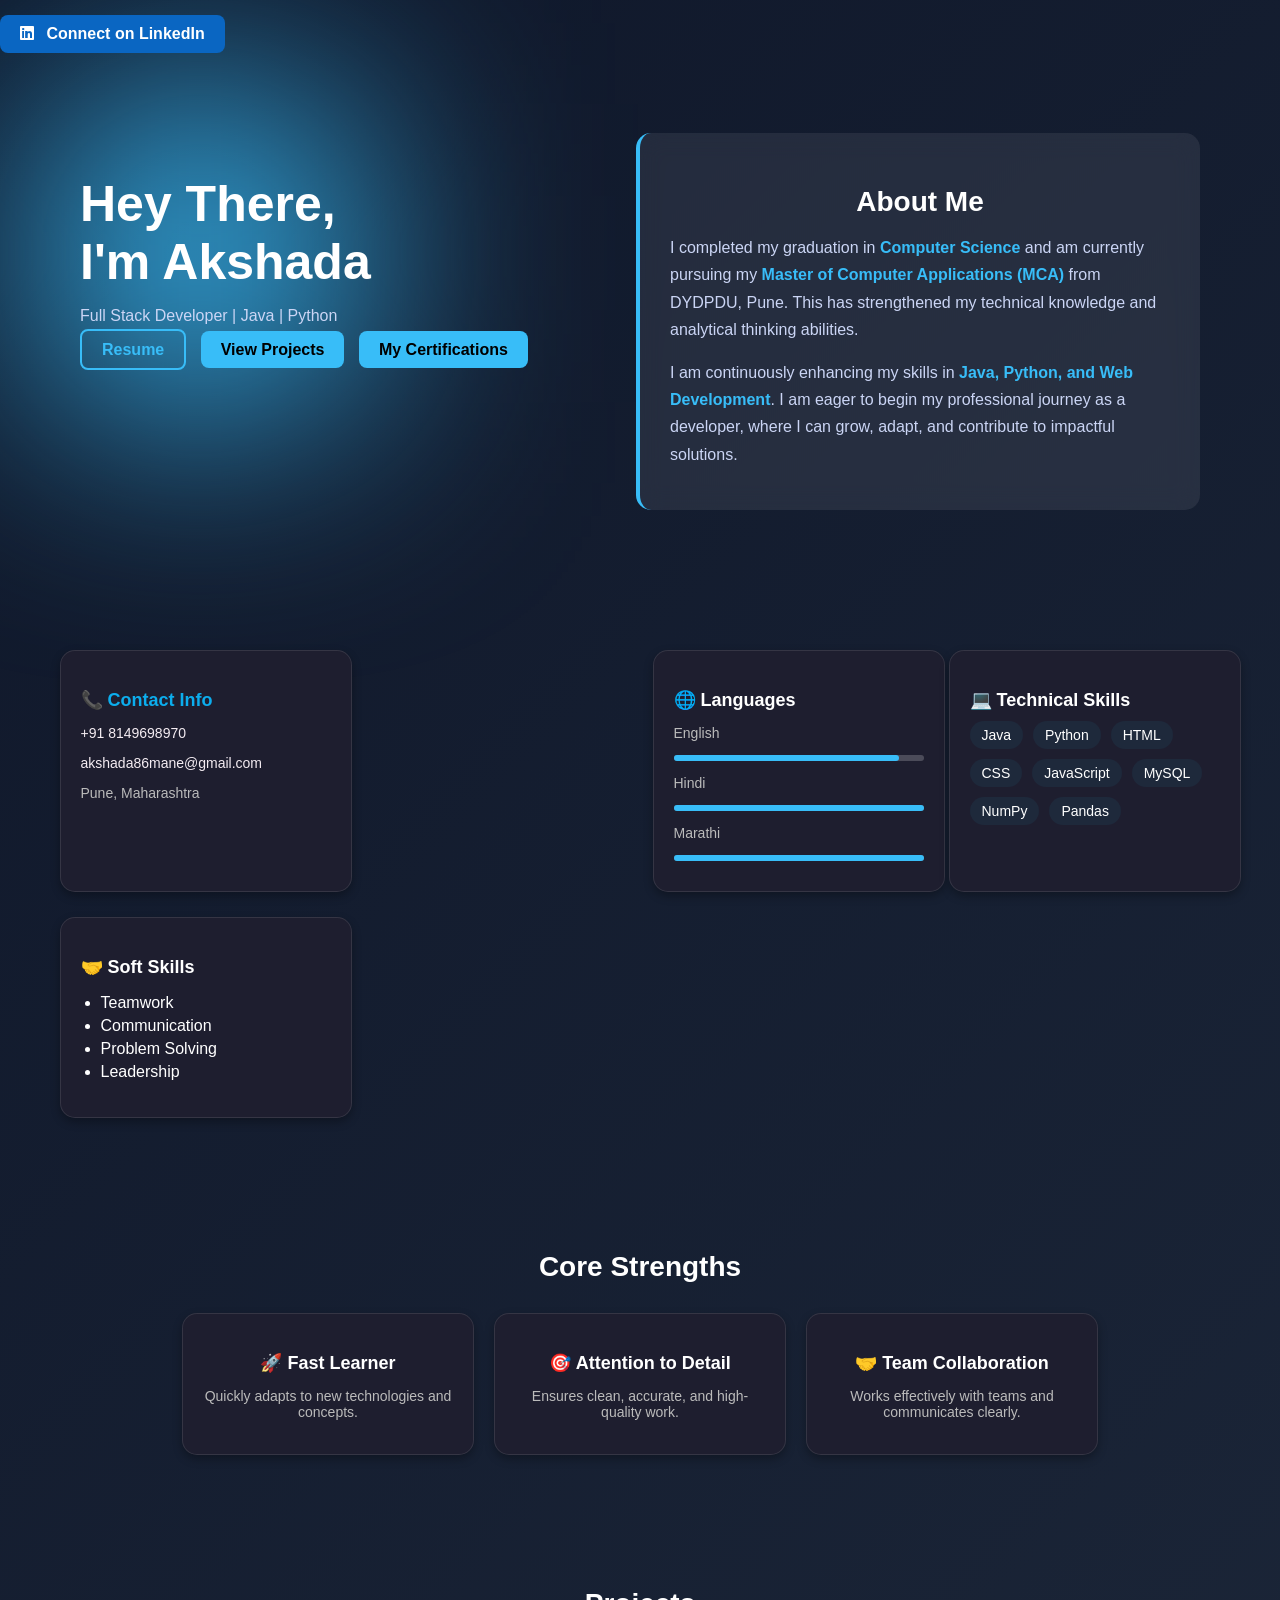
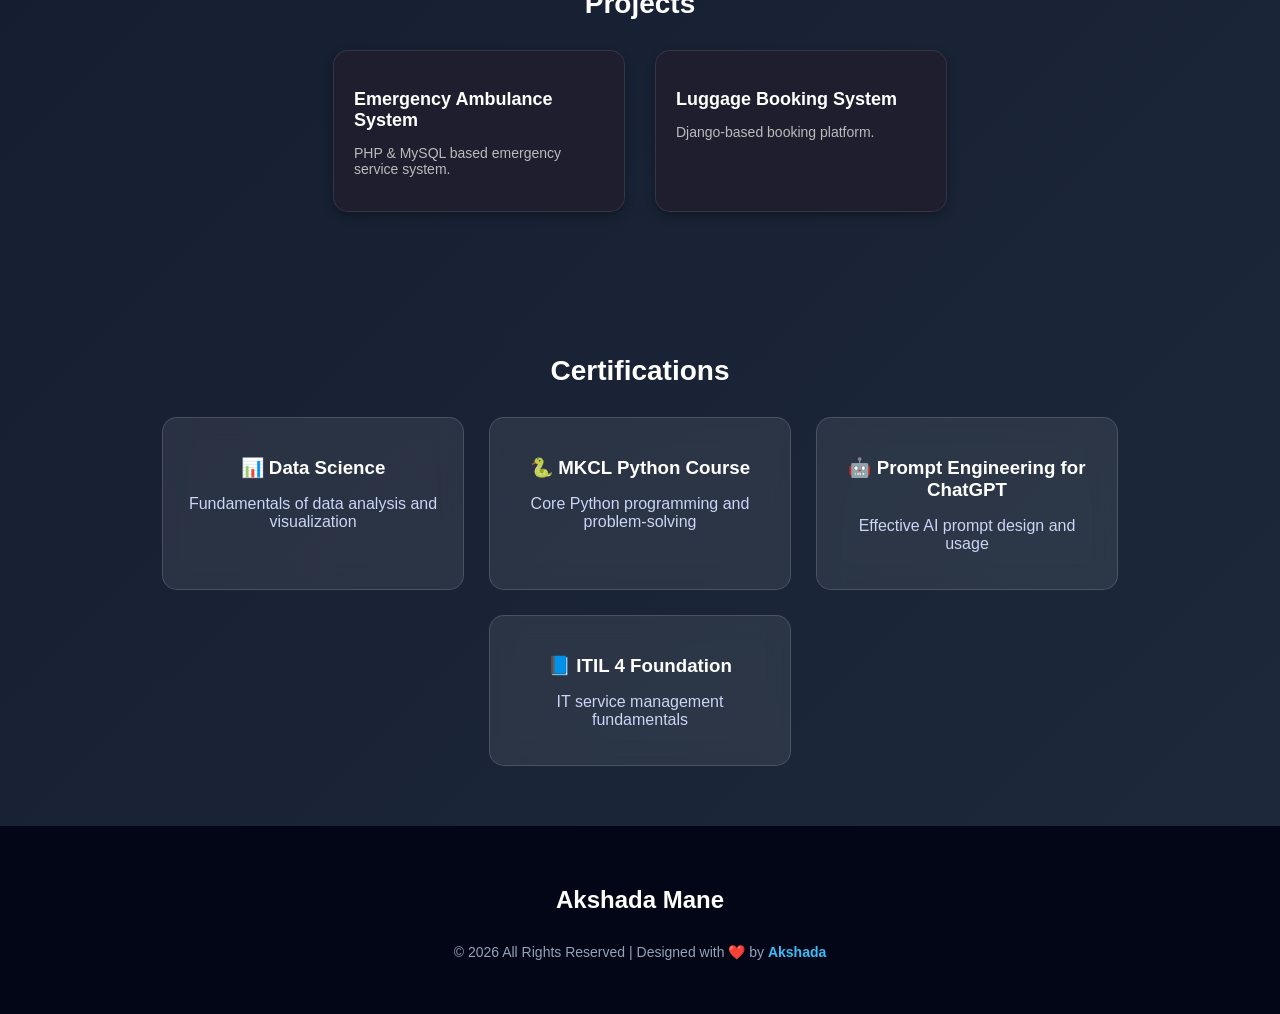
<file: index.html>
<!DOCTYPE html>
<html lang="en">
<head>
    <meta name="google-site-verification" content="abc123XYZ" />
    <meta charset="UTF-8">
    <title>Akshada Mane</title>

    <link rel="stylesheet" href="style.css">

    <!-- Icons -->
    <link rel="stylesheet" href="https://cdnjs.cloudflare.com/ajax/libs/font-awesome/6.0.0/css/all.min.css">
</head>

<body>

<!-- 🔗 CORNER LINKEDIN -->
<a href="https://www.linkedin.com/in/akshada-mane-7ab819249" target="_blank" class="linkedin-btn">
    <i class="fab fa-linkedin"></i> Connect on LinkedIn
</a>

<!-- HERO SECTION -->
<!--section class="hero">
    <div class="hero-text">
        <h1>Hey There,<br>I'm Akshada</h1>
        <p>Full Stack Developer | Java | Python</p>

        <div class="buttons">
            <a href="#projects" class="btn">View Work</a>
            <a href="resume.pdf" target="_blank" class="btn outline">Resume</a>
        </div>
    </div>

    <div class="hero-img">
        <img src="profile.jpg" alt="profile">
    </div>
</section>

<!-- SERVICES -->
<!--section>
    <h2>What I Do</h2>

    <div class="cards">
        <div class="card">
            <h3>Web Development</h3>
            <p>Modern and responsive websites using HTML, CSS, and JS.</p>
        </div>

        <div class="card">
            <h3>Backend Development</h3>
            <p>Java, Python & database-driven applications.</p>
        </div>

        <div class="card">
            <h3>Project Building</h3>
            <p>Real-world systems like booking & service platforms.</p>
        </div>
    </div>
</section-->

<section class="hero">

    <div class="hero-left">
        <h1>Hey There,<br>I'm Akshada</h1>
        <p>Full Stack Developer | Java | Python</p>

        <div class="buttons">
            <a href="resume.pdf" target="_blank" class="btn outline">Resume</a>
            <a href="#projects" class="btn">View Projects</a>
            <a href="#certifications" class="btn">My Certifications</a>
        </div>
    </div>

    <!--div class="hero-right">
        <h2>About Me</h2>
        <p> 
I completed my graduation in Computer Science. Currently, I am pursuing my Master of Computer Applications (MCA) from DYDPDU, Pune, which is further strengthening my technical knowledge and analytical thinking abilities.


I have a keen interest in software development and modern web technologies, with a focus on building structured, efficient, and user-friendly applications. 
<p>
I am continuously enhancing my skills in Java, Python, and web development.


I am eager to begin my professional journey as a developer, where I can utilize my skills, adapt to new challenges, and grow within a dynamic and collaborative environment while building impactful solutions.
</p>
        </p>
    </div-->
<div class="about-card">
    <h2>About Me</h2>

    <p>
        I completed my graduation in <span>Computer Science</span> and am currently pursuing my 
        <span>Master of Computer Applications (MCA)</span> from DYDPDU, Pune. This has strengthened 
        my technical knowledge and analytical thinking abilities.
    </p>


    <p>
        I am continuously enhancing my skills in <span>Java, Python, and Web Development</span>. 
        I am eager to begin my professional journey as a developer, where I can grow, adapt, and 
        contribute to impactful solutions.
    </p>
</div>

</section>

<section class="info-section">

    <!-- BIG CONTACT CARD -->
    <div class="card contact-card">
        <h3>📞 Contact Info</h3>
        <p><a href="tel:+91 8149698970">+91 8149698970</a></p>
        <p><a href="malito:akshada86mane@gmail.com">akshada86mane@gmail.com</a></p>
        <p>Pune, Maharashtra</p>
    </div>

    <!-- LANGUAGES CARD (WITH BARS) -->
    <div class="card language-card">
        <h3>🌐 Languages</h3>

        <p>English</p>
        <div class="lang-bar"><div style="width:90%"></div></div>

        <p>Hindi</p>
        <div class="lang-bar"><div style="width:100%"></div></div>

        <p>Marathi</p>
        <div class="lang-bar"><div style="width:100%"></div></div>
    </div>

    <!-- TECH SKILLS GRID CARD -->
    <div class="card tech-card">
        <h3>💻 Technical Skills</h3>

        <div class="skill-tags">
            <span>Java</span>
            <span>Python</span>
            <span>HTML</span>
            <span>CSS</span>
            <span>JavaScript</span>
            <span>MySQL</span>
            <span>NumPy</span>
            <span>Pandas</span>
        </div>
    </div>

    <!-- SOFT SKILLS MINIMAL CARD -->
    <div class="card soft-card">
        <h3>🤝 Soft Skills</h3>
        <ul>
            <li>Teamwork</li>
            <li>Communication</li>
            <li>Problem Solving</li>
            <li>Leadership</li>
        </ul>
    </div>

</section>




<!-- SKILLS -->
<section class="core-strengths">
  <h2>Core Strengths</h2>

  <div class="strengths-container">
    
    <div class="card">
      <h3>🚀 Fast Learner</h3>
      <p>Quickly adapts to new technologies and concepts.</p>
    </div>

    <div class="card">
      <h3>🎯 Attention to Detail</h3>
      <p>Ensures clean, accurate, and high-quality work.</p>
    </div>

    <div class="card">
      <h3>🤝 Team Collaboration</h3>
      <p>Works effectively with teams and communicates clearly.</p>
    </div>

  </div>
</section>

<!-- PROJECTS -->
<section id="projects">
    <h2>Projects</h2>

    <div class="cards">
        <div class="card">
            <h3>Emergency Ambulance System</h3>
            <p>PHP & MySQL based emergency service system.</p>
        </div>

        <div class="card">
            <h3>Luggage Booking System</h3>
            <p>Django-based booking platform.</p>
        </div>
    </div>
</section>

<!-- SKILLS -->
<!--section id="skills">
    <h2>Skills</h2>

    <div class="cards">
        <div class="card">
            <h3>Programming</h3>
            <p>Java, Python</p>
        </div>

        <div class="card">
            <h3>Web Development</h3>
            <p>HTML, CSS, JavaScript</p>
        </div>

        <div class="card">
            <h3>Database</h3>
            <p>MySQL</p>
        </div>
    </div>
</section-->

<!-- CERTIFICATIONS -->
<section id="certifications" class="cert-section">
    <h2>Certifications</h2>

    <div class="cert-container">

        <div class="cert-card">
            <h3>📊 Data Science</h3>
            <p>Fundamentals of data analysis and visualization</p>
        </div>

        <div class="cert-card">
            <h3>🐍 MKCL Python Course</h3>
            <p>Core Python programming and problem-solving</p>
        </div>

        <div class="cert-card">
            <h3>🤖 Prompt Engineering for ChatGPT</h3>
            <p>Effective AI prompt design and usage</p>
        </div>

        <div class="cert-card">
            <h3>📘 ITIL 4 Foundation</h3>
            <p>IT service management fundamentals</p>
        </div>

    </div>
</section>
<!-- FOOTER -->
<footer class="footer">
    <h2>Akshada Mane</h2>
   
     <p class="footer-line">
    © 2026 All Rights Reserved | Designed with ❤️ by <span>Akshada</span>
</p>

</footer>

</body>
</html>
</file>
<file: style.css>
/* BODY */
body {
    margin: 0;
    font-family: 'Segoe UI', sans-serif;
    background: linear-gradient(135deg, #0f172a, #1e293b);
    color: white;
}

/* HERO */
.hero {
    display: flex;
    justify-content: space-between;
    align-items: center;
    padding: 80px;
    position: relative;
}

/* Background Glow Effect */
.hero::before {
    content: "";
    position: absolute;
    width: 300px;
    height: 300px;
    background: #38bdf8;
    filter: blur(120px);
    top: 50px;
    left: 50px;
    z-index: -1;
}

.hero-text h1 {
    font-size: 55px;
    font-weight: bold;
}

.hero-text p {
    font-size: 18px;
    color: #cbd5f5;
}

/* IMAGE */
.hero-img img {
    width: 260px;
    border-radius: 15px;
    box-shadow: 0 10px 30px rgba(0,0,0,0.5);
}

/* BUTTONS */
.btn {
    background: #38bdf8;
    color: black;
    padding: 12px 22px;
    text-decoration: none;
    margin-right: 10px;
    border-radius: 8px;
    font-weight: bold;
}



.btn.outline {
    background: transparent;
    border: 2px solid #38bdf8;
    color: #38bdf8;
}

.btn:hover {
    transform: scale(1.05);
}

/* SECTION */
section {
    padding: 60px;
}

h2 {
    text-align: center;
    margin-bottom: 30px;
}

/* GLASS CARDS */
.cards {
    display: flex;
    gap: 20px;
    justify-content: center;
    flex-wrap: wrap;
}

.card {
    background: rgba(255,255,255,0.05);
    backdrop-filter: blur(10px);
    padding: 20px;
    width: 260px;
    border-radius: 15px;
    border: 1px solid rgba(255,255,255,0.1);
    transition: 0.3s;
}

.card:hover {
    transform: translateY(-8px);
    border-color: #38bdf8;
}

/* CORNER LINKEDIN */
.corner-social {
    position: fixed;
    top: 20px;
    right: 20px;
}

.corner-social a {
    background: rgba(255,255,255,0.1);
    color: white;
    padding: 12px;
    border-radius: 50%;
    font-size: 20px;
    backdrop-filter: blur(10px);
}

.corner-social a:hover {
    background: #38bdf8;
    color: black;
}

/* FOOTER */
.footer {
    background: #020617;
    text-align: center;
    padding: 40px;
}

.email a {
    color: #cbd5f5;
    text-decoration: none;
}

.email a:hover {
    color: #38bdf8;
}

.linkedin-btn {
    display: inline-block;
    background: #0A66C2; /* LinkedIn color */
    color: white;
    padding: 12px 20px;
    border-radius: 8px;
    text-decoration: none;
    font-weight: bold;
    margin-top: 15px;
    transition: 0.3s;
    
}

.linkedin-btn i {
    margin-right: 8px;
}

.linkedin-btn:hover {
    background: #004182;
    transform: scale(1.05);
}

section h2 {
    font-size: 28px;
    font-weight: bold;
}

/* COMMON CARDS */
.cards, .skills-container {
    display: flex;
    justify-content: center;
    gap: 30px;
    flex-wrap: wrap;
}

/* WHAT I DO */
.work-section {
    padding: 60px;
    text-align: center;
}

.work-section .card {
    background: rgba(255,255,255,0.08);
    backdrop-filter: blur(12px);
    padding: 25px;
    width: 260px;
    border-radius: 15px;
    transition: 0.3s;
}

.work-section .card i {
    font-size: 30px;
    margin-bottom: 10px;
}

.work-section .card:hover {
    transform: translateY(-10px);
    box-shadow: 0 10px 25px rgba(56,189,248,0.3);
}

/* SKILLS */
.skills-section {
    padding: 60px;
    text-align: center;
}

.skill-card {
    background: rgba(255,255,255,0.08);
    backdrop-filter: blur(12px);
    padding: 25px;
    width: 260px;
    border-radius: 15px;
    transition: 0.3s;
}

.skill-card i {
    font-size: 30px;
    margin-bottom: 10px;
}

.skill-card:hover {
    transform: scale(1.05);
    border: 1px solid #38bdf8;
}

.profile-section {
    display: flex;
    flex-wrap: wrap;
    gap: 25px;
    padding: 60px;
    justify-content: center;
}

/* CARD STYLE */
.profile-card {
    background: rgba(255,255,255,0.08);
    backdrop-filter: blur(12px);
    padding: 20px;
    width: 280px;
    border-radius: 15px;
    border: 1px solid rgba(255,255,255,0.15);
    transition: 0.3s;
}

.profile-card:hover {
    transform: translateY(-8px);
    border-color: #38bdf8;
    box-shadow: 0 10px 25px rgba(56,189,248,0.3);
}

.profile-card h2 {
    margin-bottom: 10px;
}

.profile-card p {
    color: #cbd5f5;
    margin: 5px 0;
}

/* LINKS */
.profile-card a {
    color: #38bdf8;
    text-decoration: none;
}

.profile-card a:hover {
    text-decoration: underline;
}

/* LANGUAGE BARS */
.lang-bar {
    background: rgba(255,255,255,0.1);
    height: 8px;
    border-radius: 10px;
    margin-bottom: 10px;
}

.lang-bar div {
    height: 8px;
    background: #38bdf8;
    border-radius: 10px;
}

/* RESPONSIVE */
@media (max-width: 768px) {
    .profile-section {
        flex-direction: column;
        align-items: center;
    }
}

body {
    margin: 0;
    font-family: 'Segoe UI', sans-serif;
    background: linear-gradient(135deg, #0f172a, #1e293b);
    color: white;
}

/* HERO LAYOUT */
.hero {
    display: flex;
    justify-content: space-between;
    align-items: flex-start;
    padding: 80px;
    gap: 50px;
}

/* LEFT */
.hero-left {
    flex: 1;
}

.hero-left h1 {
    font-size: 50px;
    margin-bottom: 10px;
}

.hero-left p {
    color: #cbd5f5;
}

/* BUTTONS */
.btn {
    background: #38bdf8;
    color: black;
    padding: 10px 20px;
    margin-right: 10px;
    text-decoration: none;
    border-radius: 8px;
}

.btn.outline {
    background: transparent;
    border: 2px solid #38bdf8;
    color: #38bdf8;
}

.linkedin-btn {
    display: inline-block;
    margin-top: 15px;
    background: #0A66C2;
    color: white;
    padding: 10px 20px;
    border-radius: 8px;
    text-decoration: none;
}

/* RIGHT SIDE */
.hero-right {
    flex: 1;
    display: flex;
    flex-direction: column;
    gap: 20px;
}

/* CARD STYLE */
.info-card {
    background: rgba(255,255,255,0.08);
    backdrop-filter: blur(12px);
    padding: 20px;
    border-radius: 15px;
    border: 1px solid rgba(255,255,255,0.15);
    transition: 0.3s;
}

.info-card:hover {
    transform: translateY(-5px);
    border-color: #38bdf8;
    box-shadow: 0 10px 20px rgba(56,189,248,0.3);
}

.info-card h3 {
    margin-bottom: 10px;
}

/* LINKS */
.info-card a {
    color: #38bdf8;
    text-decoration: none;
}

.info-card a:hover {
    text-decoration: underline;
}

/* LANGUAGE BARS */
.lang-bar {
    background: rgba(255,255,255,0.1);
    height: 8px;
    border-radius: 10px;
    margin-bottom: 10px;
}

.lang-bar div {
    height: 8px;
    background: #38bdf8;
    border-radius: 10px;
}

/* RESPONSIVE */
@media (max-width: 768px) {
    .hero {
        flex-direction: column;
        padding: 40px;
    }
}

.info-section {
    display: flex;
    flex-wrap: wrap;
    gap: 20px;
    padding: 60px;
    justify-content: center;
}

.info-card {
    background: rgba(255,255,255,0.08);
    padding: 20px;
    border-radius: 12px;
    width: 250px;
}

.lang-bar {
    height: 6px;
    background: rgba(255,255,255,0.1);
    border-radius: 10px;
    margin-bottom: 10px;
}

.lang-bar div {
    height: 6px;
    background: #38bdf8;
    border-radius: 10px;
}

.info-section {
    display: grid;
    grid-template-columns: repeat(auto-fit, minmax(250px, 1fr));
    gap: 25px;
    padding: 60px;
}

/* BASE CARD */
.card {
    padding: 20px;
    border-radius: 15px;
    background: rgba(255,255,255,0.08);
    backdrop-filter: blur(12px);
    transition: 0.3s;
}

.card:hover {
    transform: translateY(-8px);
}

/* CONTACT CARD (BIGGER) */
.contact-card {
    grid-column: span 2;
    background: linear-gradient(135deg, #38bdf8, #0ea5e9);
    color: #0caded;
}

.contact-card a {
    color: hsl(315, 27%, 94%);
    text-decoration: none;
}

/* LANGUAGE */
.lang-bar {
    height: 6px;
    background: rgba(255,255,255,0.2);
    border-radius: 10px;
    margin-bottom: 10px;
}

.lang-bar div {
    height: 6px;
    background: #38bdf8;
    border-radius: 10px;
}

/* TECH TAGS */
.skill-tags {
    display: flex;
    flex-wrap: wrap;
    gap: 10px;
}

.skill-tags span {
    background: #1e293b;
    padding: 6px 12px;
    border-radius: 20px;
    font-size: 14px;
}

/* SOFT SKILLS */
.soft-card ul {
    padding-left: 20px;
}

.soft-card li {
    margin-bottom: 5px;
}

.footer-line {
    text-align: center;
    font-size: 14px;
    color: #94a3b8;
}

.footer-line span {
    color: #38bdf8;
    font-weight: bold;
}

.about-card {
    background: rgba(255,255,255,0.08);
    backdrop-filter: blur(12px);
    padding: 30px;
    border-radius: 15px;
    border-left: 4px solid #38bdf8;
    max-width: 500px;
    transition: 0.3s;
}

.about-card:hover {
    transform: translateY(-5px);
    box-shadow: 0 10px 25px rgba(56,189,248,0.3);
}

.about-card h2 {
    margin-bottom: 15px;
    font-size: 28px;
}

/* TEXT */
.about-card p {
    color: #cbd5f5;
    line-height: 1.7;
    margin-bottom: 12px;
}

/* HIGHLIGHT WORDS */
.about-card span {
    color: #38bdf8;
    font-weight: 600;
}

.cert-section {
    padding: 60px;
    text-align: center;
}

.cert-container {
    display: flex;
    flex-wrap: wrap;
    justify-content: center;
    gap: 25px;
}

/* CARD */
.cert-card {
    background: rgba(255,255,255,0.08);
    backdrop-filter: blur(12px);
    padding: 20px;
    width: 260px;
    border-radius: 15px;
    border: 1px solid rgba(255,255,255,0.15);
    transition: 0.3s;
}

.cert-card:hover {
    transform: translateY(-8px);
    border-color: #38bdf8;
    box-shadow: 0 10px 20px rgba(56,189,248,0.3);
}

.cert-card h3 {
    margin-bottom: 10px;
}

.cert-card p {
    color: #cbd5f5;
}

.core-strengths {
  text-align: center;
  padding: 50px 20px;
}

.core-strengths h2 {
  font-size: 28px;
  margin-bottom: 30px;
}

.strengths-container {
  display: flex;
  justify-content: center;
  gap: 20px;
  flex-wrap: wrap;
}

.card {
  background: #1e1e2f;
  padding: 20px;
  width: 250px;
  border-radius: 15px;
  transition: 0.3s;
  box-shadow: 0 4px 10px rgba(0,0,0,0.3);
}

.card:hover {
  transform: translateY(-8px);
}

.card h3 {
  margin-bottom: 10px;
  font-size: 18px;
}

.card p {
  font-size: 14px;
  color: #bbb;
}
</file>
